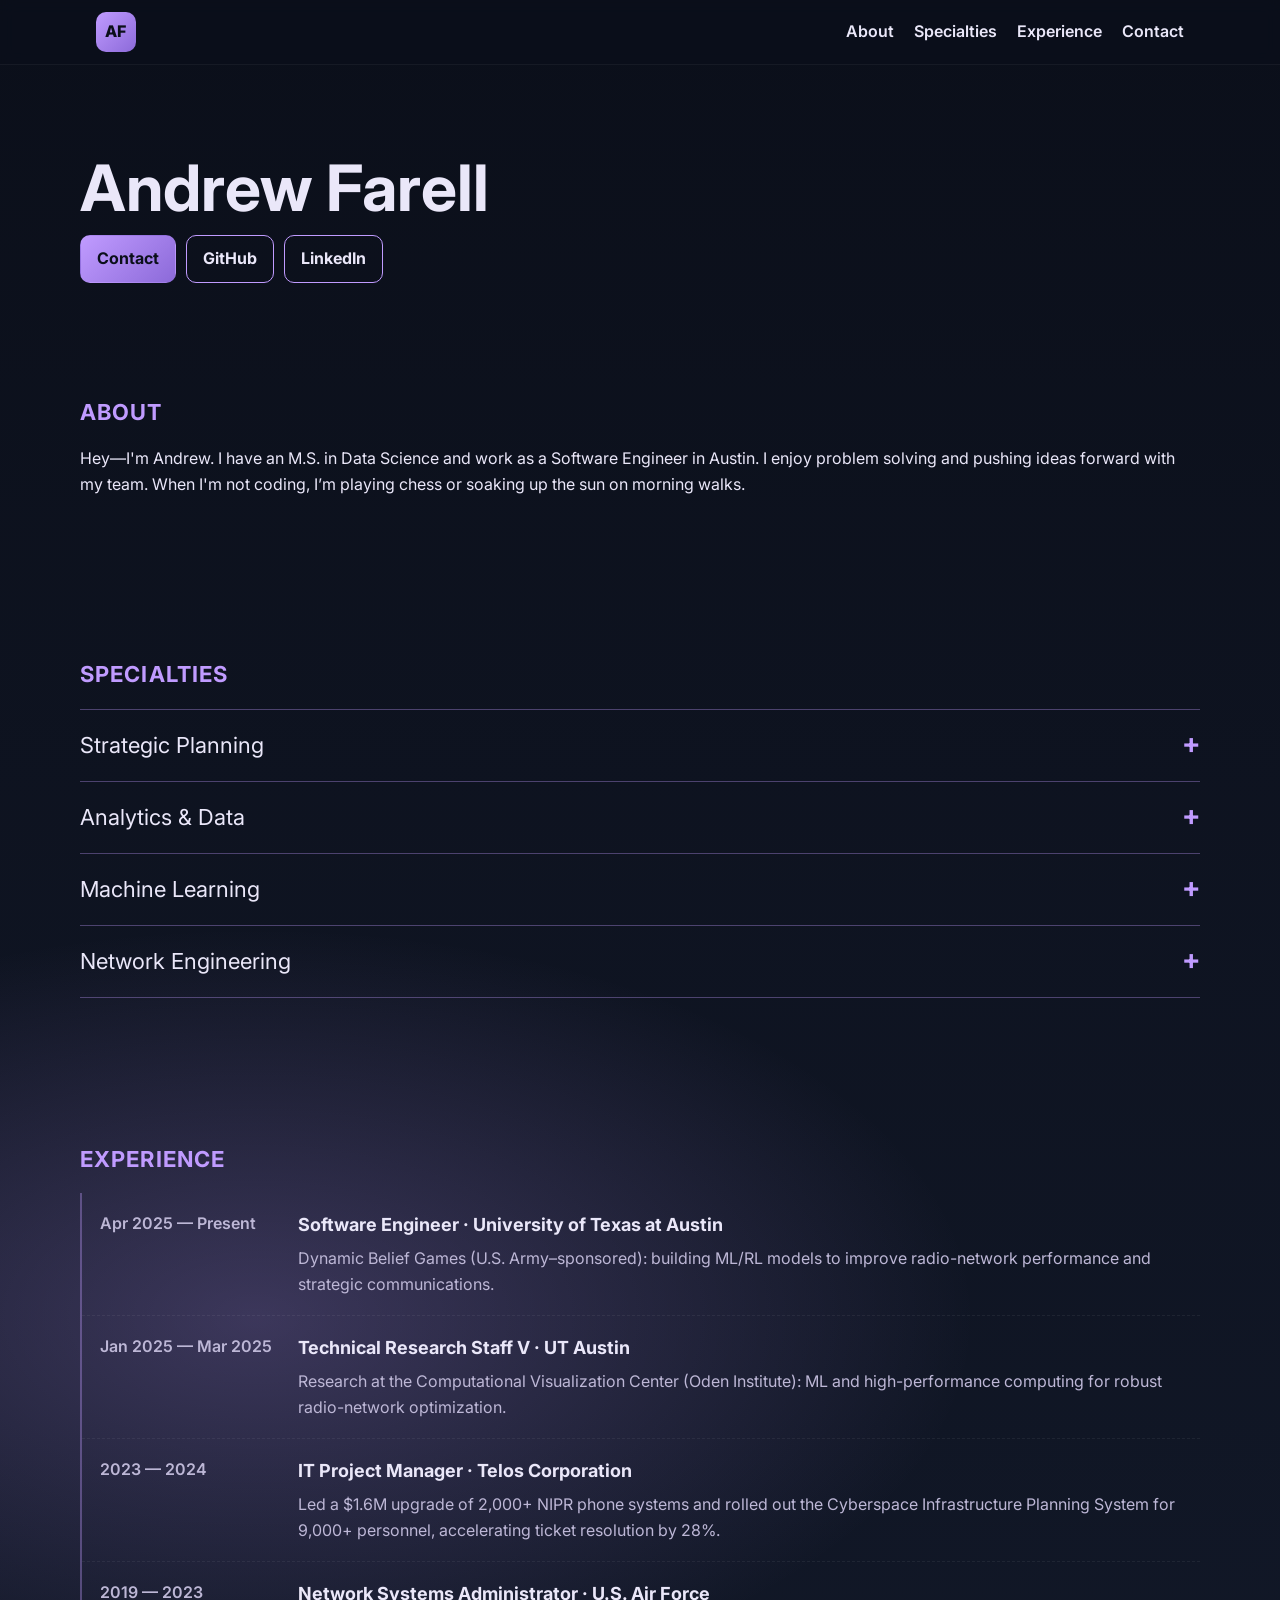
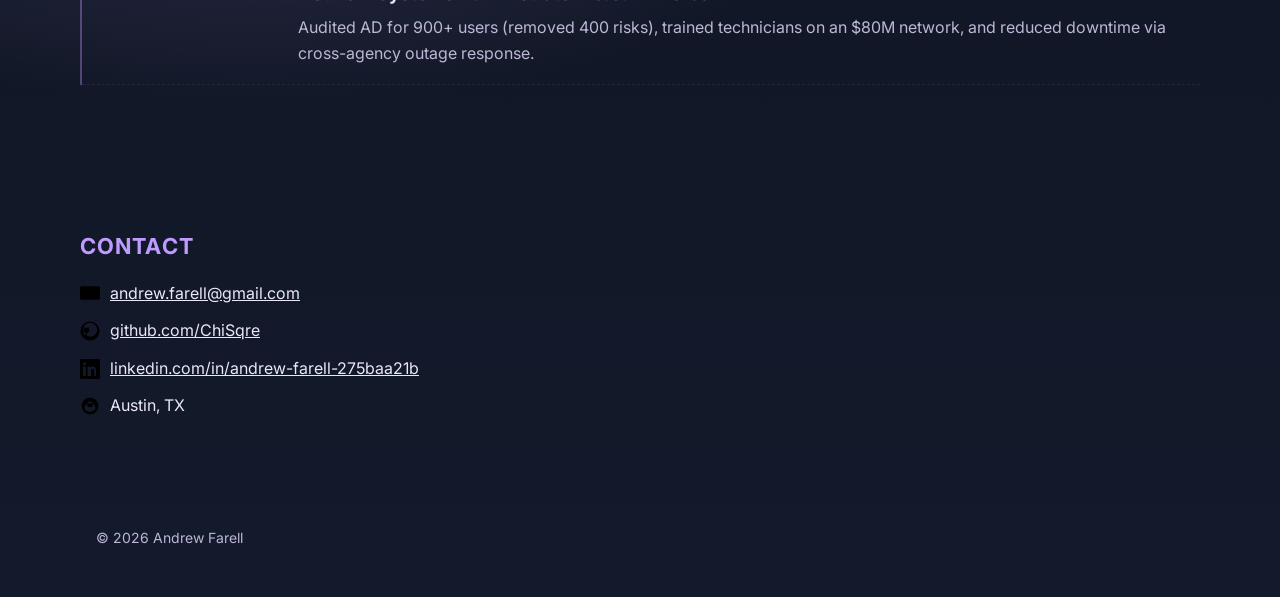
<file: index.html>
<!doctype html>
<html lang="en">
<head>
  <meta charset="utf-8" />
  <meta name="viewport" content="width=device-width, initial-scale=1" />
  <title>Andrew Farell — Software Engineer</title>
  <meta name="description" content="Software Engineer in Austin, TX with an M.S. in Data Science. Strategic planning, analytics, machine learning, and network engineering." />
  <link rel="preconnect" href="https://fonts.googleapis.com">
  <link rel="preconnect" href="https://fonts.gstatic.com" crossorigin>
  <link href="https://fonts.googleapis.com/css2?family=Inter:wght@400;600;700&display=swap" rel="stylesheet">
  <!-- cache-bust to avoid stale CSS on Pages/CDN -->
  <link rel="stylesheet" href="assets/styles.css?v=2" />
  <link rel="icon" href="assets/favicon.svg" type="image/svg+xml">
  <meta property="og:title" content="Andrew Farell — Software Engineer">
  <meta property="og:description" content="Strategic planning, analytics &amp; data, ML, and network engineering. Based in Austin, TX.">
  <meta property="og:type" content="website">
  <meta property="og:image" content="assets/og.svg">
  <style>
    /* Keep hero buttons neat and always visible */
    .hero .cta{ display:flex; flex-wrap:wrap; gap:10px; margin-top:12px; }
    /* We use gap above, so remove old right margin if present */
    .btn{ margin-right:0; }
  </style>
</head>
<body id="top">
  <header class="site-header">
    <nav class="container nav-wrap">
      <a class="brand" href="#top" aria-label="Home">AF</a>
      <button class="nav-toggle" aria-controls="site-nav" aria-expanded="false">Menu</button>
      <ul id="site-nav" class="nav">
        <li><a href="#about">About</a></li>
        <li><a href="#specialties">Specialties</a></li>
        <li><a href="#experience">Experience</a></li>
        <li><a href="#contact">Contact</a></li>
      </ul>
    </nav>
  </header>

  <main>
    <section class="hero container">
      <div class="hero-copy">
        <h1 class="name">Andrew Farell</h1>
        <!-- removed the subtitle/kicker line by request -->
        <div class="cta">
          <a class="btn" href="#contact">Contact</a>
          <a class="btn ghost" href="https://github.com/ChiSqre" target="_blank" rel="noopener">GitHub</a>
          <a class="btn ghost" href="https://www.linkedin.com/in/andrew-farell-275baa21b" target="_blank" rel="noopener">LinkedIn</a>
        </div>
      </div>
    </section>

    <section id="about" class="section container">
      <h2>About</h2>
      <p>
        Hey—I'm Andrew. I have an M.S. in Data Science and work as a Software Engineer in Austin.
        I enjoy problem solving and pushing ideas forward with my team. When I'm not coding, I’m
        playing chess or soaking up the sun on morning walks.
      </p>
    </section>

    <section id="specialties" class="section container">
      <h2>Specialties</h2>

      <div class="accordion" role="list">
        <details class="acc" role="listitem">
          <summary>
            <span>Strategic Planning</span>
            <span class="plus" aria-hidden="true"></span>
          </summary>
          <div class="panel">
            <p>
              Strategic planning has always interested me. I’ve led and trained junior network
              administrators in the U.S. Air Force, managed multi-disciplinary IT projects at Telos,
              and now help guide a U.S. Army–sponsored radio-network research effort as a software
              developer. I’m currently pursuing the Project Management Professional (PMP) credential
              with an anticipated completion in Q4 2025.
            </p>
          </div>
        </details>

        <details class="acc" role="listitem">
          <summary>
            <span>Analytics &amp; Data</span>
            <span class="plus" aria-hidden="true"></span>
          </summary>
          <div class="panel">
            <p>
              A love of math drew me to analytics. I earned an M.S. in Data Science and enjoy making
              sense of complex datasets—cleaning, modeling, and turning results into decisions.
              Day-to-day I work in Python and SQL and have hands-on experience with PyTorch,
              TensorFlow, and scikit-learn.
            </p>
          </div>
        </details>

        <details class="acc" role="listitem">
          <summary>
            <span>Machine Learning</span>
            <span class="plus" aria-hidden="true"></span>
          </summary>
          <div class="panel">
            <p>
              At The University of Texas at Austin, I develop ML and reinforcement-learning models for
              the Dynamic Belief Games project. Our work builds Stackelberg-style predictors to reason
              about strategic behavior in radio communication networks.
            </p>
          </div>
        </details>

        <details class="acc" role="listitem">
          <summary>
            <span>Network Engineering</span>
            <span class="plus" aria-hidden="true"></span>
          </summary>
          <div class="panel">
            <p>
              I served as a Network Systems Administrator in the U.S. Air Force and hold a Security+
              certification. I care a lot about network reliability and security because they underpin
              trust—for users, customers, and teams alike.
            </p>
          </div>
        </details>
      </div>
    </section>

    <section id="experience" class="section container">
      <h2>Experience</h2>

      <ul class="timeline">
        <li class="tl-item">
          <div class="tl-time">Apr 2025 — Present</div>
          <div class="tl-body">
            <h3>Software Engineer · University of Texas at Austin</h3>
            <p>Dynamic Belief Games (U.S. Army–sponsored): building ML/RL models to improve radio-network performance and strategic communications.</p>
          </div>
        </li>
        <li class="tl-item">
          <div class="tl-time">Jan 2025 — Mar 2025</div>
          <div class="tl-body">
            <h3>Technical Research Staff V · UT Austin</h3>
            <p>Research at the Computational Visualization Center (Oden Institute): ML and high-performance computing for robust radio-network optimization.</p>
          </div>
        </li>
        <li class="tl-item">
          <div class="tl-time">2023 — 2024</div>
          <div class="tl-body">
            <h3>IT Project Manager · Telos Corporation</h3>
            <p>Led a $1.6M upgrade of 2,000+ NIPR phone systems and rolled out the Cyberspace Infrastructure Planning System for 9,000+ personnel, accelerating ticket resolution by 28%.</p>
          </div>
        </li>
        <li class="tl-item">
          <div class="tl-time">2019 — 2023</div>
          <div class="tl-body">
            <h3>Network Systems Administrator · U.S. Air Force</h3>
            <p>Audited AD for 900+ users (removed 400 risks), trained technicians on an $80M network, and reduced downtime via cross-agency outage response.</p>
          </div>
        </li>
      </ul>
    </section>

    <section id="contact" class="section container">
      <h2>Contact</h2>
      <ul class="contact-list">
        <li>
          <svg aria-hidden="true" width="20" height="20" viewBox="0 0 24 24"><path d="M2 4h20v16H2z" fill="none"/><path d="M22 6v12H2V6l10 6L22 6zM2 4h20a2 2 0 0 1 2 2v12a2 2 0 0 1-2 2H2a2 2 0 0 1-2-2V6a2 2 0 0 1 2-2z"/></svg>
          <a href="mailto:andrew.farell@gmail.com">andrew.farell@gmail.com</a>
        </li>
        <li>
          <svg aria-hidden="true" width="20" height="20" viewBox="0 0 24 24"><path d="M12 .5a11.5 11.5 0 1 0 0 23 11.5 11.5 0 0 0 0-23zM9.1 18.1c-.5.1-.7-.2-.7-.5v-2c0-.7-.2-1.1-.5-1.3 1.7-.2 3.4-.8 3.4-3.1 0-.8-.3-1.4-.8-1.9.1-.2.3-.9-.1-1.9 0 0-.6-.2-1.9.7-.6-.2-1.2-.2-1.8 0-1.3-.9-1.9-.7-1.9-.7-.4 1-.2 1.7-.1 1.9-.5.5-.8 1.1-.8 1.9 0 2.3 1.7 2.9 3.4 3.1-.2.2-.4.5-.4.9v1.4c0 .3-.2.6-.7.5A8.6 8.6 0 1 1 20.6 12a8.6 8.6 0 0 1-11.5 6.1z"/></svg>
          <a href="https://github.com/ChiSqre" target="_blank" rel="noopener">github.com/ChiSqre</a>
        </li>
        <li>
          <svg aria-hidden="true" width="20" height="20" viewBox="0 0 24 24"><path d="M20.447 20.452H17.2v-5.569c0-1.328-.027-3.037-1.85-3.037-1.853 0-2.136 1.447-2.136 2.943v5.663H9.067V9h3.112v1.561h.045c.434-.823 1.495-1.69 3.076-1.69 3.29 0 3.895 2.166 3.895 4.985v6.596zM5.337 7.433a1.81 1.81 0 1 1 0-3.62 1.81 1.81 0 0 1 0 3.62zM6.999 20.452H3.671V9h3.328v11.452zM22.225 0H1.771C.792 0 0 .774 0 1.729v20.542C0 23.225.792 24 1.771 24h20.451C23.2 24 24 23.225 24 22.271V1.729C24 .774 23.2 0 22.225 0z"/></svg>
          <a href="https://www.linkedin.com/in/andrew-farell-275baa21b" target="_blank" rel="noopener">linkedin.com/in/andrew-farell-275baa21b</a>
        </li>
        <li>
          <svg aria-hidden="true" width="20" height="20" viewBox="0 0 24 24"><path d="M12 2a10 10 0 1 0 0 20 10 10 0 0 0 0-20zM8.5 10a3.5 3.5 0 1 1 7 0A3.5 3.5 0 0 1 8.5 10zm3.5 9a7.5 7.5 0 0 1-6.7-4 5.5 5.5 0 0 1 13.4 0A7.5 7.5 0 0 1 12 19z"/></svg>
          Austin, TX
        </li>
      </ul>
    </section>
  </main>

  <footer class="site-footer">
    <div class="container small">© <span id="year"></span> Andrew Farell</div>
  </footer>

  <!-- cache-bust JS too -->
  <script src="assets/script.js?v=2" defer></script>

  <script type="application/ld+json">
  {
    "@context": "https://schema.org",
    "@type": "Person",
    "name": "Andrew Farell",
    "jobTitle": "Software Engineer",
    "email": "mailto:andrew.farell@gmail.com",
    "url": "https://chisqre.github.io/",
    "sameAs": [
      "https://github.com/ChiSqre",
      "https://www.linkedin.com/in/andrew-farell-275baa21b"
    ],
    "address": {
      "@type": "PostalAddress",
      "addressLocality": "Austin",
      "addressRegion": "TX",
      "addressCountry": "US"
    }
  }
  </script>
</body>
</html>
</file>
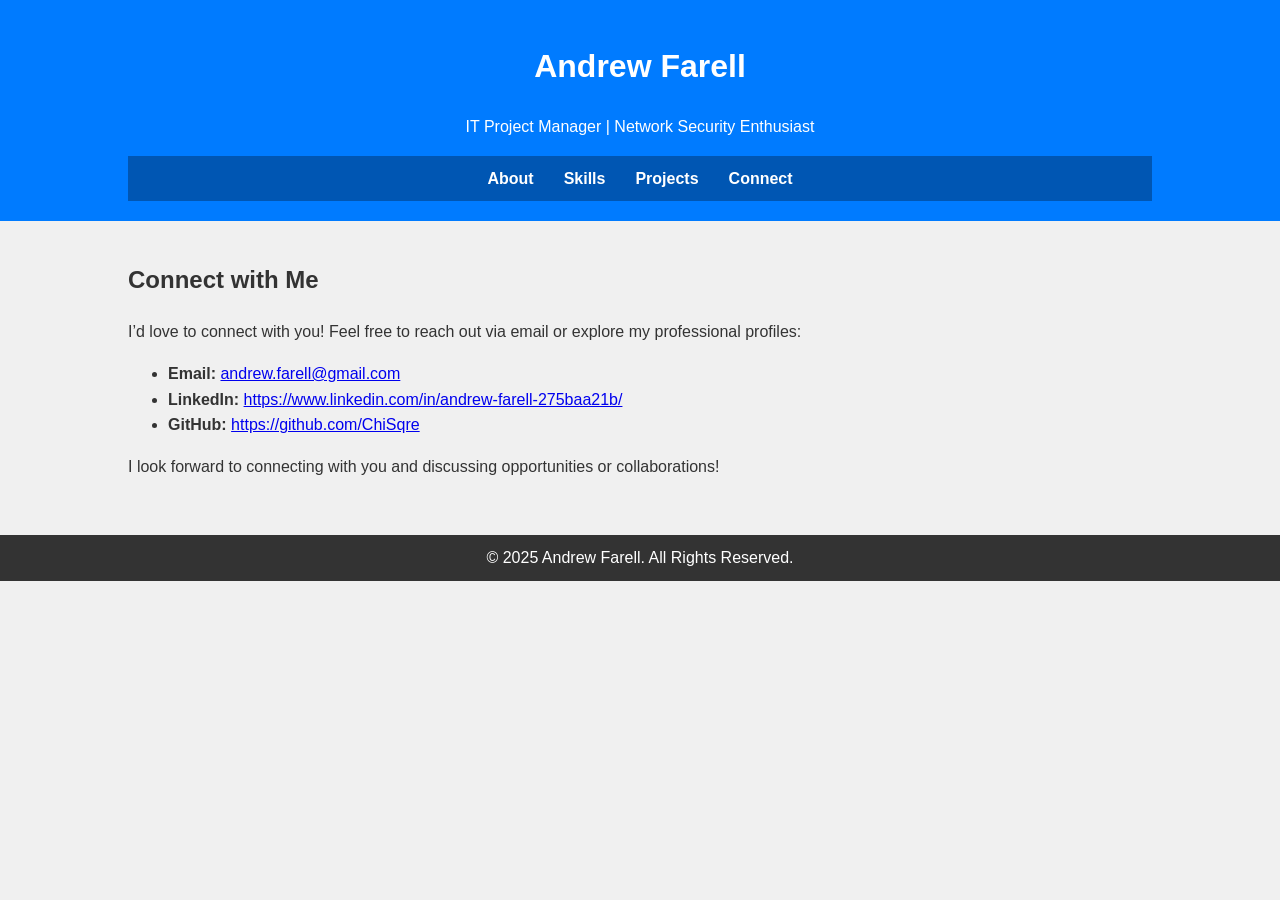
<file: contact.html>
<!DOCTYPE html>
<html lang="en">
<head>
    <meta charset="UTF-8">
    <meta name="viewport" content="width=device-width, initial-scale=1.0">
    <title>Andrew Farell - Connect with Me</title>
    <link rel="stylesheet" href="style.css">
</head>
<body>
    <header>
        <h1>Andrew Farell</h1>
        <p>IT Project Manager | Network Security Enthusiast</p>
        <nav>
            <a href="index.html">About</a>
            <a href="skills.html">Skills</a>
            <a href="projects.html">Projects</a>
            <a href="contact.html">Connect</a>
        </nav>
    </header>
    <main>
        <section>
            <h2>Connect with Me</h2>
            <p>I’d love to connect with you! Feel free to reach out via email or explore my professional profiles:</p>
            <ul>
                <li><strong>Email:</strong> <a href="mailto:andrew.farell@gmail.com">andrew.farell@gmail.com</a></li>
                <li><strong>LinkedIn:</strong> <a href="https://www.linkedin.com/in/andrew-farell-275baa21b/" target="_blank">https://www.linkedin.com/in/andrew-farell-275baa21b/</a></li>
                <li><strong>GitHub:</strong> <a href="https://github.com/ChiSqre" target="_blank">https://github.com/ChiSqre</a></li>
            </ul>
            <p>I look forward to connecting with you and discussing opportunities or collaborations!</p>
        </section>
    </main>
    <footer>
        <p>&copy; 2025 Andrew Farell. All Rights Reserved.</p>
    </footer>
</body>
</html>
</file>
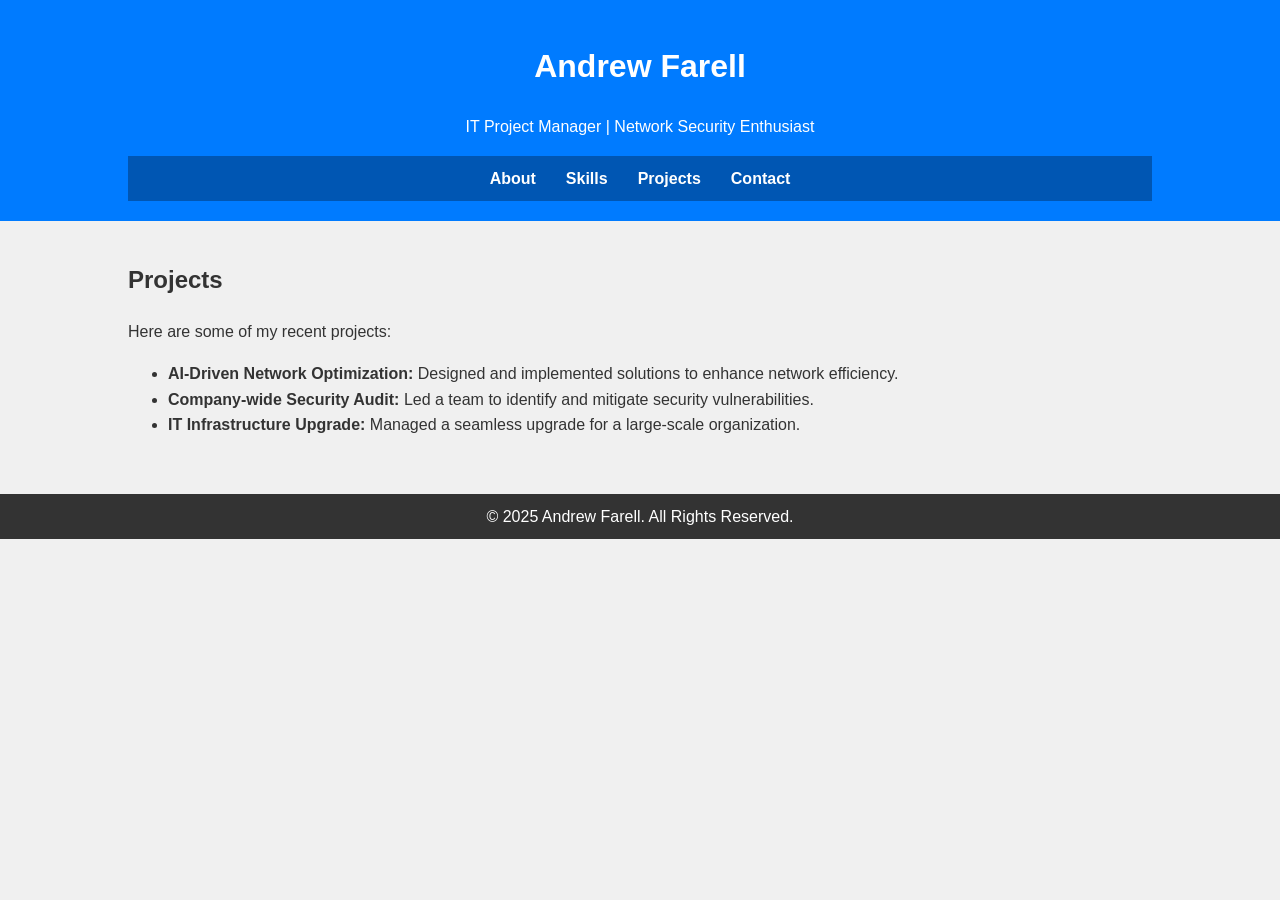
<file: projects.html>
<!DOCTYPE html>
<html lang="en">
<head>
    <meta charset="UTF-8">
    <meta name="viewport" content="width=device-width, initial-scale=1.0">
    <title>Andrew Farell - Projects</title>
    <link rel="stylesheet" href="style.css">
</head>
<body>
    <header>
        <h1>Andrew Farell</h1>
        <p>IT Project Manager | Network Security Enthusiast</p>
        <nav>
            <a href="index.html">About</a>
            <a href="skills.html">Skills</a>
            <a href="projects.html">Projects</a>
            <a href="contact.html">Contact</a>
        </nav>
    </header>
    <main>
        <section>
            <h2>Projects</h2>
            <p>Here are some of my recent projects:</p>
            <ul>
                <li><strong>AI-Driven Network Optimization:</strong> Designed and implemented solutions to enhance network efficiency.</li>
                <li><strong>Company-wide Security Audit:</strong> Led a team to identify and mitigate security vulnerabilities.</li>
                <li><strong>IT Infrastructure Upgrade:</strong> Managed a seamless upgrade for a large-scale organization.</li>
            </ul>
        </section>
    </main>
    <footer>
        <p>&copy; 2025 Andrew Farell. All Rights Reserved.</p>
    </footer>
</body>
</html>
</file>
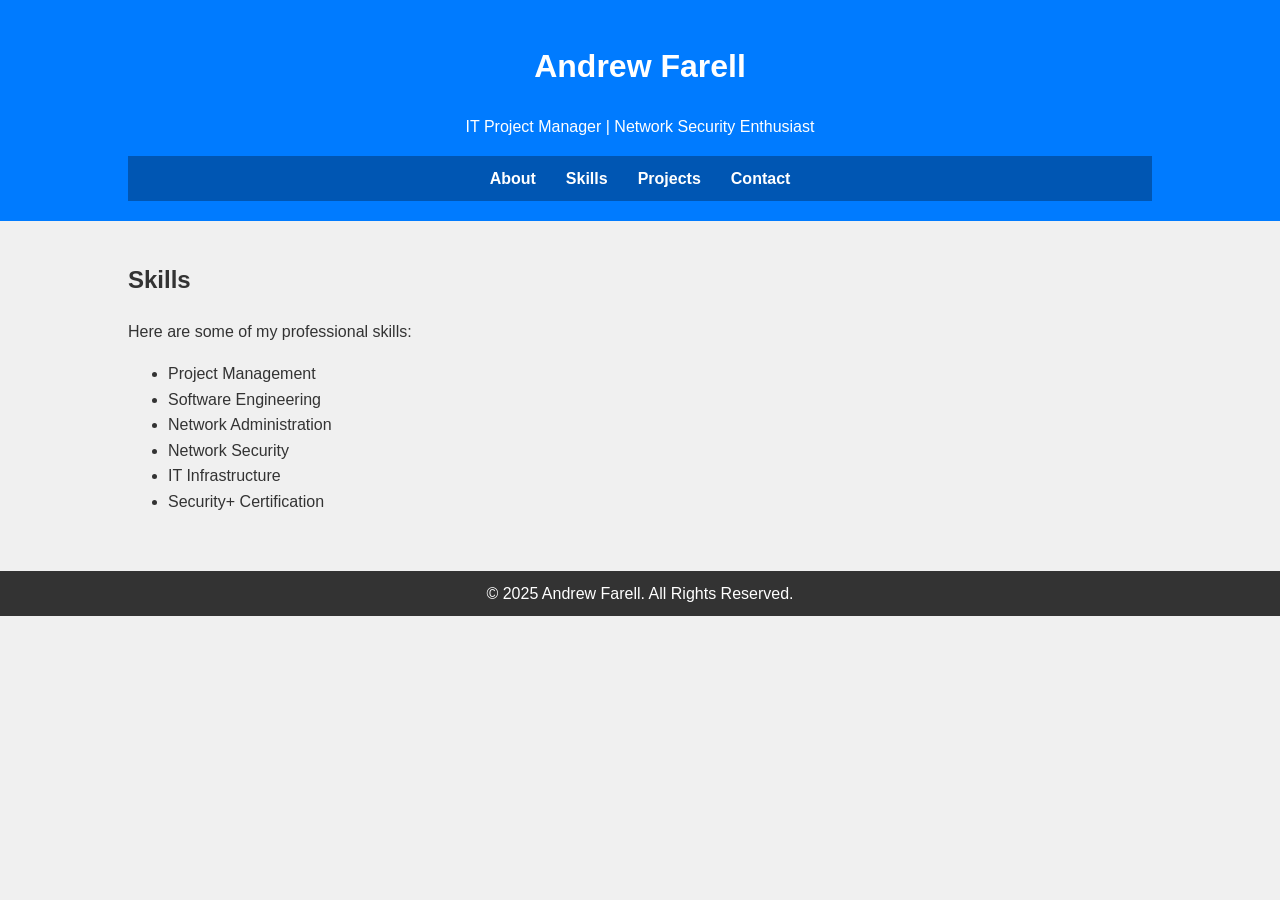
<file: skills.html>
<!DOCTYPE html>
<html lang="en">
<head>
    <meta charset="UTF-8">
    <meta name="viewport" content="width=device-width, initial-scale=1.0">
    <title>Andrew Farell - Skills</title>
    <link rel="stylesheet" href="style.css">
</head>
<body>
    <header>
        <h1>Andrew Farell</h1>
        <p>IT Project Manager | Network Security Enthusiast</p>
        <nav>
            <a href="index.html">About</a>
            <a href="skills.html">Skills</a>
            <a href="projects.html">Projects</a>
            <a href="contact.html">Contact</a>
        </nav>
    </header>
    <main>
        <section>
            <h2>Skills</h2>
            <p>Here are some of my professional skills:</p>
            <ul>
                <li>Project Management</li>
                <li>Software Engineering</li>
                <li>Network Administration</li>
                <li>Network Security</li>
                <li>IT Infrastructure</li>
                <li>Security+ Certification</li>
            </ul>
        </section>
    </main>
    <footer>
        <p>&copy; 2025 Andrew Farell. All Rights Reserved.</p>
    </footer>
</body>
</html>
</file>
<file: assets/styles.css>
/* ---------- Andrew Farell personal site styles ---------- */
:root{
  --bg: #0b0f1a;
  --bg2: #131a2b;
  --ink: #eae7f9;
  --muted: #bdb7d6;
  --brand: #c09bff;
  --brand-2: #8c6ad9;
  --line: rgba(192, 155, 255, 0.35);
}

*{ box-sizing: border-box; }
html{ scroll-behavior: smooth; }
body{
  margin:0;
  font-family: Inter, system-ui, -apple-system, Segoe UI, Roboto, Helvetica, Arial, "Apple Color Emoji","Segoe UI Emoji", "Segoe UI Symbol", sans-serif;
  line-height: 1.6;
  background:
    radial-gradient(1200px 650px at 20% 60%, rgba(192,155,255,0.25), transparent 60%),
    linear-gradient(180deg, var(--bg) 0%, var(--bg2) 100%);
  color: var(--ink);
  min-height: 100vh;
}

.container{
  width: min(1120px, 92vw);
  margin-inline: auto;
  padding-inline: 16px;
}

.section{ padding: 72px 0; }
.section h2{
  font-size: 22px;
  letter-spacing: .05em;
  text-transform: uppercase;
  color: var(--brand);
  margin: 0 0 16px 0;
}

/* Header / Nav */
.site-header{
  position: sticky;
  top: 0;
  z-index: 100;
  background: rgba(11,15,26,0.7);
  backdrop-filter: saturate(120%) blur(8px);
  border-bottom: 1px solid rgba(255,255,255,0.05);
}
.nav-wrap{
  display:flex; align-items:center; justify-content:space-between;
  height: 64px;
}
.brand{
  display:inline-grid; place-items:center;
  width:40px; height:40px; border-radius:10px;
  background: linear-gradient(135deg, var(--brand), var(--brand-2));
  color:#0b0f1a; font-weight:800; text-decoration:none;
  letter-spacing:.02em;
}
.nav{ list-style:none; display:flex; gap:20px; margin:0; padding:0; }
.nav a{ color: var(--ink); text-decoration:none; font-weight:600; }
.nav a:hover{ color: var(--brand); }

.nav-toggle{ display:none; }

@media (max-width: 720px){
  .nav-toggle{
    display:inline-block;
    background:transparent; border:1px solid var(--line);
    color: var(--ink); padding:6px 10px; border-radius:8px;
  }
  .nav{ 
    position:absolute; right:16px; top:64px; background: #0e1423; 
    border:1px solid rgba(255,255,255,0.06); border-radius:10px;
    display:none; padding:12px; flex-direction:column; gap:10px;
  }
  .nav.open{ display:flex; }
}

/* Hero */
.hero{ padding: 88px 0 40px; }
.name{ margin:0; font-size: clamp(36px, 6vw, 64px); line-height:1.1; }
.kicker{ color: var(--muted); margin:.25rem 0 .75rem 0; }
.lede{ font-size: clamp(16px, 2.7vw, 20px); max-width: 840px; color: #f1eefe; }

.btn{
  display:inline-block; padding: 10px 16px; border-radius: 10px;
  background: linear-gradient(135deg, var(--brand), var(--brand-2));
  color:#0b0f1a; font-weight:700; text-decoration:none; margin-right:10px;
  border: 1px solid transparent;
}
.btn.ghost{
  background: transparent; color: var(--ink);
  border-color: var(--brand);
}
.btn:hover{ filter: brightness(1.05); }
.btn.ghost:hover{ background: rgba(192,155,255,0.1); }

/* Accordion */
.accordion{ border-top: 1px solid var(--line); }
.acc{ border-bottom: 1px solid var(--line); }
.acc > summary{
  list-style: none;
  cursor: pointer;
  padding: 18px 0;
  display:flex; align-items:center; justify-content:space-between;
  font-size: clamp(18px, 2.4vw, 22px);
}
.acc > summary::-webkit-details-marker{ display:none; }
.acc .plus::before{ content:"+"; font-weight:700; font-size: 28px; line-height:1; color: var(--brand); }
.acc[open] .plus::before{ content:"–"; }
.acc .panel{ padding: 0 0 18px 0; color: var(--muted); max-width: 960px; }
.acc p{ margin:0; }

/* Timeline */
.timeline{ list-style:none; margin:0; padding:0; border-left: 2px solid var(--line); }
.tl-item{ display:grid; grid-template-columns: 180px 1fr; gap:18px; padding: 18px 0 18px 18px; border-bottom: 1px dashed rgba(255,255,255,0.06); }
.tl-time{ color: var(--muted); font-weight:600; }
.tl-body h3{ margin:0 0 6px 0; font-size: 18px; }
.tl-body p{ margin:0; color: var(--muted); }
@media (max-width:720px){
  .tl-item{ grid-template-columns: 1fr; padding-left: 12px; }
}

/* Contact */
.contact-list{ list-style:none; margin: 0; padding: 0; display:grid; gap:12px; }
.contact-list li{ display:flex; align-items:center; gap:10px; }
.contact-list a{ color: var(--ink); }
.contact-list a:hover{ color: var(--brand); }

/* Footer */
.site-footer{ padding: 36px 0 48px; }
.small{ color: var(--muted); font-size: 14px; }

/* Misc */
:target{ scroll-margin-top: 80px; }

@media (prefers-reduced-motion: reduce){
  html{ scroll-behavior: auto; }
}
</file>
<file: style.css>
/* Global Styles */
/* Global Styles */
body {
    font-family: Arial, sans-serif;
    margin: 0;
    padding: 0;
    /* Background image with fallback background-color */
    /* background: url('background.jpg') no-repeat center center fixed; */ /* Commented out */
    /* background-size: cover; */ /* Commented out */
    background-color: #f0f0f0; /* ADD A FALLBACK/DEFAULT BACKGROUND COLOR - e.g., light gray */
    color: #333;
    line-height: 1.6;
}

header {
    background-color: #007BFF;
    color: #fff;
    padding: 20px 10%;
    text-align: center;
}

nav {
    display: flex;
    justify-content: center;
    background: #0056b3;
    padding: 10px;
}

nav a {
    margin: 0 15px;
    color: #fff;
    font-weight: bold;
    text-decoration: none;
}

nav a:hover {
    text-decoration: underline;
}

main {
    padding: 20px 10%;
}

footer {
    background-color: #333;
    color: #fff;
    text-align: center;
    padding: 10px;
    margin-top: 20px;
}

footer p {
    margin: 0;
}
</file>
